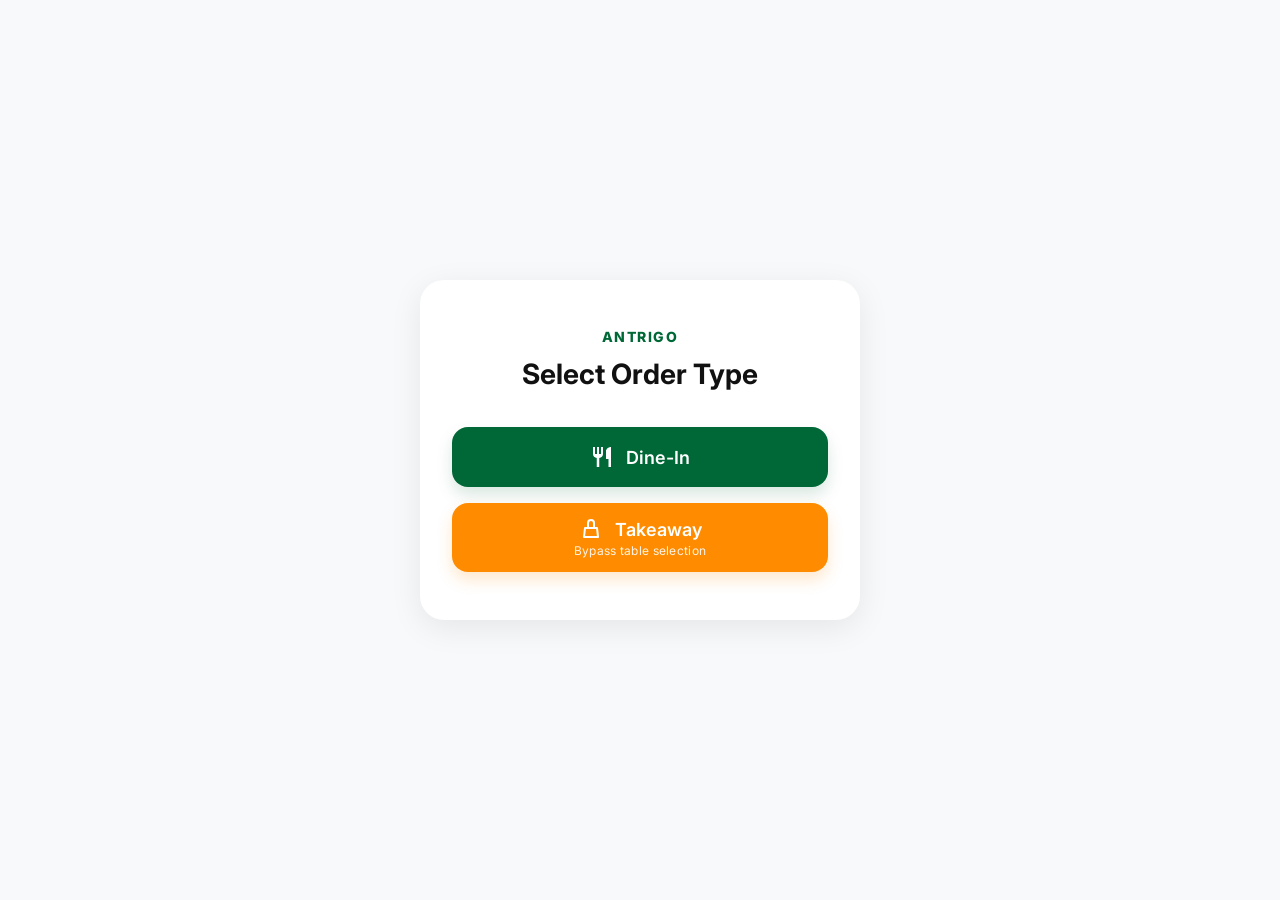
<file: pengunjung/index.html>
<!DOCTYPE html>
<html lang="id">
<head>
    <meta charset="UTF-8">
    <meta name="viewport" content="width=device-width, initial-scale=1.0">
    <title>Antrigo - Select Order Type</title>
    <link rel="stylesheet" href="style.css">
    <link href="https://fonts.googleapis.com/css2?family=Inter:wght@400;600;700;800&display=swap" rel="stylesheet">
</head>
<body>

    <div class="order-card">
        <div class="brand">ANTRIGO</div>
        <h1 class="title">Select Order Type</h1>
        
        <button class="btn btn-dine-in" onclick="selectOrder('Dine-In')">
            <svg class="icon" viewBox="0 0 24 24" fill="currentColor">
                <path d="M11 9H9V2H7v7H5V2H3v7c0 2.12 1.66 3.84 3.75 3.97V22h2.5v-9.03C11.34 12.84 13 11.12 13 9V2h-2v7zm5-3v8h2.5v8H21V2c-2.76 0-5 2.24-5 4z"/>
            </svg>
            <span class="btn-text">Dine-In</span>
        </button>

        <button class="btn btn-takeaway" onclick="selectOrder('Takeaway')">
            <div class="btn-content-wrapper">
                <div class="main-content">
                    <svg class="icon" viewBox="0 0 24 24" fill="none" stroke="currentColor" stroke-width="2" stroke-linecap="round" stroke-linejoin="round">
                        <path d="M6 11h12l1 9H5z"></path>
                        <path d="M9 11V6a3 3 0 0 1 6 0v5"></path>
                    </svg>
                    <span class="btn-text">Takeaway</span>
                </div>
                <span class="sub-text">Bypass table selection</span>
            </div>
        </button>
    </div>

    <script src="script.js"></script>
</body>
</html>
</file>
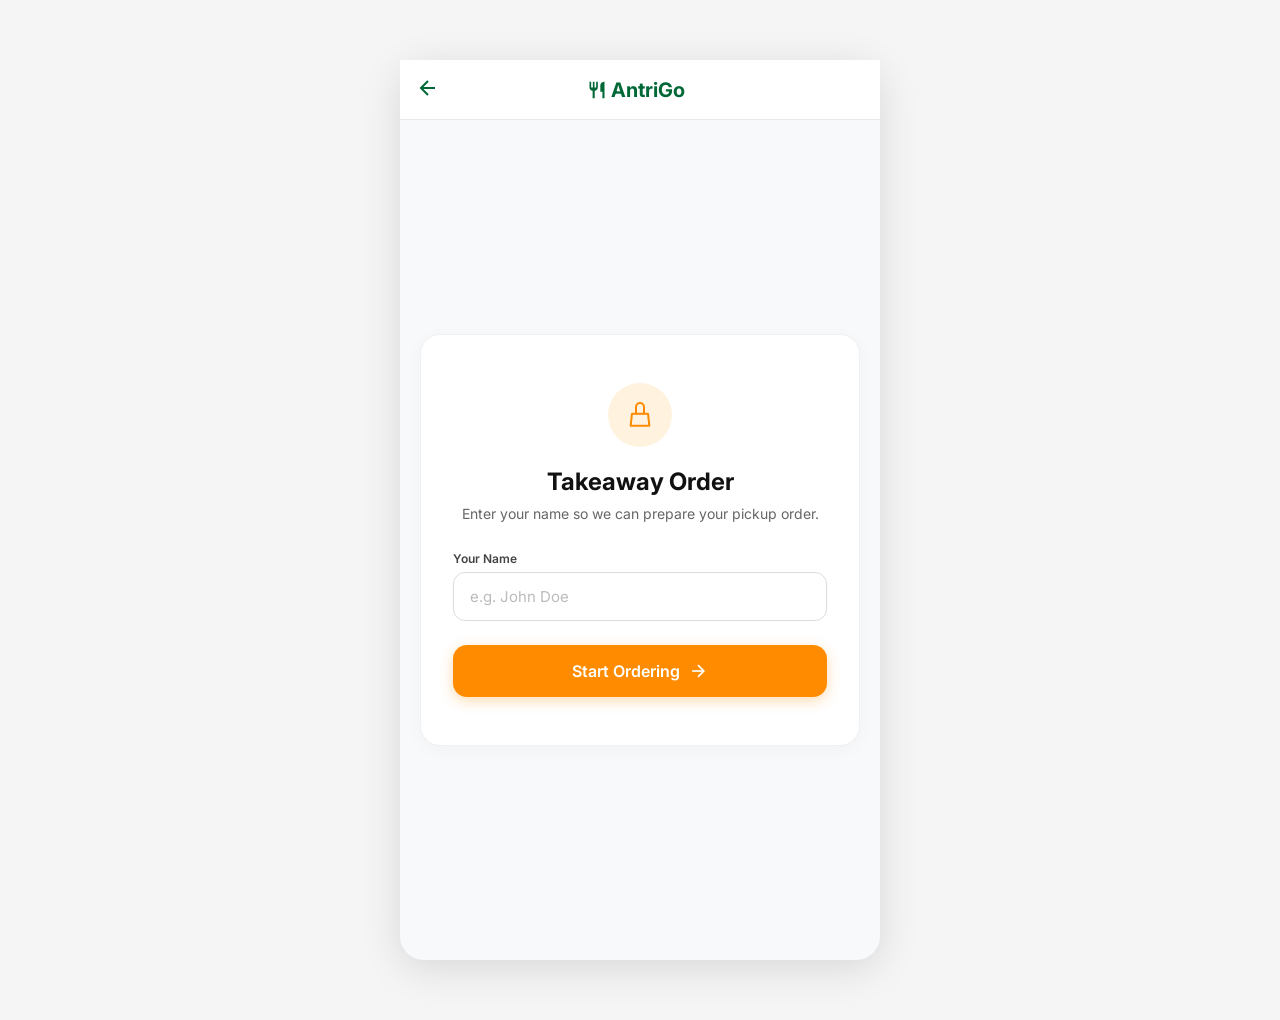
<file: pengunjung/takeaway.html>
<!DOCTYPE html>
<html lang="id">
<head>
    <meta charset="UTF-8">
    <meta name="viewport" content="width=device-width, initial-scale=1.0">
    <title>AntriGo - Takeaway</title>
    <link rel="stylesheet" href="takeaway.css">
    <link href="https://fonts.googleapis.com/css2?family=Inter:wght@400;500;600;700;800&display=swap" rel="stylesheet">
</head>
<body>
    <div class="app-container">
        <header class="app-header">
            <button class="back-btn" onclick="history.back()">
                <svg width="24" height="24" viewBox="0 0 24 24" fill="none" stroke="currentColor" stroke-width="2">
                    <line x1="19" y1="12" x2="5" y2="12"></line>
                    <polyline points="12 19 5 12 12 5"></polyline>
                </svg>
            </button>
            <div class="header-logo">
                <svg class="fork-icon" viewBox="0 0 24 24" fill="currentColor">
                    <path d="M11 9H9V2H7v7H5V2H3v7c0 2.12 1.66 3.84 3.75 3.97V22h2.5v-9.03C11.34 12.84 13 11.12 13 9V2h-2v7zm5-3v8h2.5v8H21V2c-2.76 0-5 2.24-5 4z"/>
                </svg>
                <span>AntriGo</span>
            </div>
            <div class="header-spacer"></div>
        </header>

        <main class="main-content">
            <div class="takeaway-card">
                <div class="icon-wrapper">
                    <svg class="bag-icon" viewBox="0 0 24 24" fill="none" stroke="currentColor" stroke-width="1.5" stroke-linecap="round" stroke-linejoin="round">
                        <path d="M6 11h12l1 9H5z"></path>
                        <path d="M9 11V6a3 3 0 0 1 6 0v5"></path>
                    </svg>
                </div>
                <h1 class="main-title">Takeaway Order</h1>
                <p class="subtitle">Enter your name so we can prepare your pickup order.</p>

                <div class="input-group">
                    <label class="input-label" for="customerName">Your Name</label>
                    <input type="text" id="customerName" class="text-input" placeholder="e.g. John Doe" maxlength="50">
                </div>

                <button class="btn-start" onclick="startOrdering()">
                    <span>Start Ordering</span>
                    <svg width="20" height="20" viewBox="0 0 24 24" fill="none" stroke="currentColor" stroke-width="2">
                        <line x1="5" y1="12" x2="19" y2="12"></line>
                        <polyline points="12 5 19 12 12 19"></polyline>
                    </svg>
                </button>
            </div>
        </main>
    </div>

    <script>
        function startOrdering() {
            const nameInput = document.getElementById('customerName');
            const name = nameInput.value.trim() || 'Guest';

            localStorage.setItem('orderType', 'takeaway');
            localStorage.setItem('customerName', name);
            window.location.href = 'menu.html';
        }
    </script>
</body>
</html>
</file>
<file: pengunjung/style.css>
* {
    box-sizing: border-box;
    margin: 0;
    padding: 0;
    font-family: 'Inter', sans-serif;
}

body {
    background-color: #f8f9fa;
    display: flex;
    justify-content: center;
    align-items: center;
    min-height: 100vh;
    padding: 20px;
}

@media (max-width: 400px) {
    body {
        padding: 12px;
    }
}

@media (min-width: 768px) {
    body {
        padding: 40px;
    }
}

.order-card {
    background: #ffffff;
    border-radius: 24px;
    padding: 40px 24px;
    width: 100%;
    max-width: 400px;
    text-align: center;
    box-shadow: 0 4px 20px rgba(0, 0, 0, 0.05);
}

@media (max-width: 360px) {
    .order-card {
        padding: 28px 16px;
        border-radius: 20px;
    }
}

@media (min-width: 768px) {
    .order-card {
        padding: 48px 32px;
        max-width: 440px;
        box-shadow: 0 8px 32px rgba(0, 0, 0, 0.08);
    }
}

.brand {
    color: #006837;
    font-size: 14px;
    font-weight: 800;
    letter-spacing: 1.5px;
    margin-bottom: 12px;
}

@media (max-width: 360px) {
    .brand {
        font-size: 12px;
    }
}

.title {
    color: #111111;
    font-size: 28px;
    font-weight: 700;
    margin-bottom: 36px;
}

@media (max-width: 360px) {
    .title {
        font-size: 22px;
        margin-bottom: 28px;
    }
}

.btn {
    width: 100%;
    border: none;
    border-radius: 16px;
    padding: 18px 24px;
    font-size: 18px;
    font-weight: 600;
    display: flex;
    align-items: center;
    justify-content: center;
    gap: 12px;
    cursor: pointer;
    transition: transform 0.1s ease, box-shadow 0.2s ease, opacity 0.2s ease;
    margin-bottom: 16px;
    -webkit-tap-highlight-color: transparent;
    user-select: none;
}

.btn:last-child {
    margin-bottom: 0;
}

.btn:active {
    transform: scale(0.98);
}

.btn-dine-in {
    background-color: #006837;
    color: #ffffff;
    box-shadow: 0 8px 16px rgba(0, 104, 55, 0.15);
}

.btn-dine-in:hover {
    background-color: #00522b;
}

@media (min-width: 768px) {
    .btn-dine-in:hover {
        box-shadow: 0 12px 24px rgba(0, 104, 55, 0.25);
    }
}

.btn-takeaway {
    background-color: #ff8c00;
    color: #ffffff;
    box-shadow: 0 8px 16px rgba(255, 140, 0, 0.2);
    padding: 14px 24px;
}

.btn-takeaway:hover {
    background-color: #e07b00;
}

@media (min-width: 768px) {
    .btn-takeaway:hover {
        box-shadow: 0 12px 24px rgba(255, 140, 0, 0.3);
    }
}

.btn-content-wrapper {
    display: flex;
    flex-direction: column;
    align-items: center;
    width: 100%;
}

.main-content {
    display: flex;
    align-items: center;
    justify-content: center;
    gap: 12px;
}

.sub-text {
    font-size: 12px;
    font-weight: 400;
    opacity: 0.9;
    margin-top: 2px;
    letter-spacing: 0.3px;
}

.icon {
    width: 24px;
    height: 24px;
}

@media (max-width: 360px) {
    .btn {
        padding: 14px 18px;
        font-size: 16px;
        border-radius: 14px;
    }

    .btn-takeaway {
        padding: 12px 18px;
    }

    .icon {
        width: 20px;
        height: 20px;
    }
}
</file>
<file: pengunjung/takeaway.css>
* {
    box-sizing: border-box;
    margin: 0;
    padding: 0;
    font-family: 'Inter', sans-serif;
}

body {
    background-color: #f5f5f5;
    display: flex;
    justify-content: center;
    align-items: center;
    min-height: 100vh;
}

.app-container {
    background: #f8f9fa;
    width: 100%;
    max-width: 480px;
    min-height: 100vh;
    display: flex;
    flex-direction: column;
    position: relative;
    box-shadow: 0 0 20px rgba(0,0,0,0.1);
}

@media (min-width: 768px) {
    .app-container {
        min-height: 100vh;
        border-radius: 24px;
        margin: 20px auto;
        box-shadow: 0 8px 40px rgba(0,0,0,0.12);
    }

    body {
        padding: 40px 20px;
        align-items: flex-start;
    }
}

.app-header {
    display: flex;
    justify-content: space-between;
    align-items: center;
    padding: 16px;
    background: #ffffff;
    border-bottom: 1px solid #eaeaea;
}

.back-btn {
    background: none;
    border: none;
    color: #006837;
    cursor: pointer;
}

.header-logo {
    display: flex;
    align-items: center;
    gap: 4px;
    color: #006837;
    font-weight: 700;
    font-size: 20px;
}

.fork-icon {
    width: 20px;
    height: 20px;
}

.header-spacer {
    width: 32px;
}

.main-content {
    flex: 1;
    display: flex;
    align-items: center;
    justify-content: center;
    padding: 24px 20px;
}

@media (max-width: 360px) {
    .main-content {
        padding: 16px 12px;
    }
}

.takeaway-card {
    background: #ffffff;
    border-radius: 20px;
    padding: 40px 24px;
    width: 100%;
    text-align: center;
    border: 1px solid #f0f0f0;
    box-shadow: 0 4px 20px rgba(0,0,0,0.03);
}

@media (min-width: 768px) {
    .takeaway-card {
        padding: 48px 32px;
    }
}

@media (max-width: 360px) {
    .takeaway-card {
        padding: 28px 16px;
    }
}

.icon-wrapper {
    width: 64px;
    height: 64px;
    background: #fff3e0;
    border-radius: 50%;
    display: flex;
    align-items: center;
    justify-content: center;
    margin: 0 auto 20px;
}

.bag-icon {
    width: 32px;
    height: 32px;
    color: #ff8c00;
}

.main-title {
    font-size: 24px;
    font-weight: 700;
    color: #111111;
    margin-bottom: 8px;
}

@media (max-width: 360px) {
    .main-title {
        font-size: 20px;
    }
}

.subtitle {
    font-size: 14px;
    color: #666666;
    line-height: 1.4;
    margin-bottom: 28px;
}

.input-group {
    text-align: left;
    margin-bottom: 24px;
}

.input-label {
    display: block;
    font-size: 12px;
    font-weight: 600;
    color: #444444;
    margin-bottom: 6px;
}

.text-input {
    width: 100%;
    padding: 14px 16px;
    border: 1.5px solid #dcdcdc;
    border-radius: 12px;
    font-size: 15px;
    font-family: 'Inter', sans-serif;
    outline: none;
    transition: border-color 0.2s;
    color: #111;
}

.text-input:focus {
    border-color: #006837;
    box-shadow: 0 0 0 3px rgba(0, 104, 55, 0.08);
}

.text-input::placeholder {
    color: #bbb;
}

.btn-start {
    width: 100%;
    background: #ff8c00;
    border: none;
    border-radius: 14px;
    padding: 16px;
    color: #ffffff;
    font-size: 16px;
    font-weight: 600;
    display: flex;
    justify-content: center;
    align-items: center;
    gap: 8px;
    cursor: pointer;
    box-shadow: 0 4px 14px rgba(255, 140, 0, 0.3);
    transition: background 0.2s;
}

.btn-start:hover {
    background: #e07b00;
}

.btn-start:active {
    transform: scale(0.98);
}
</file>
